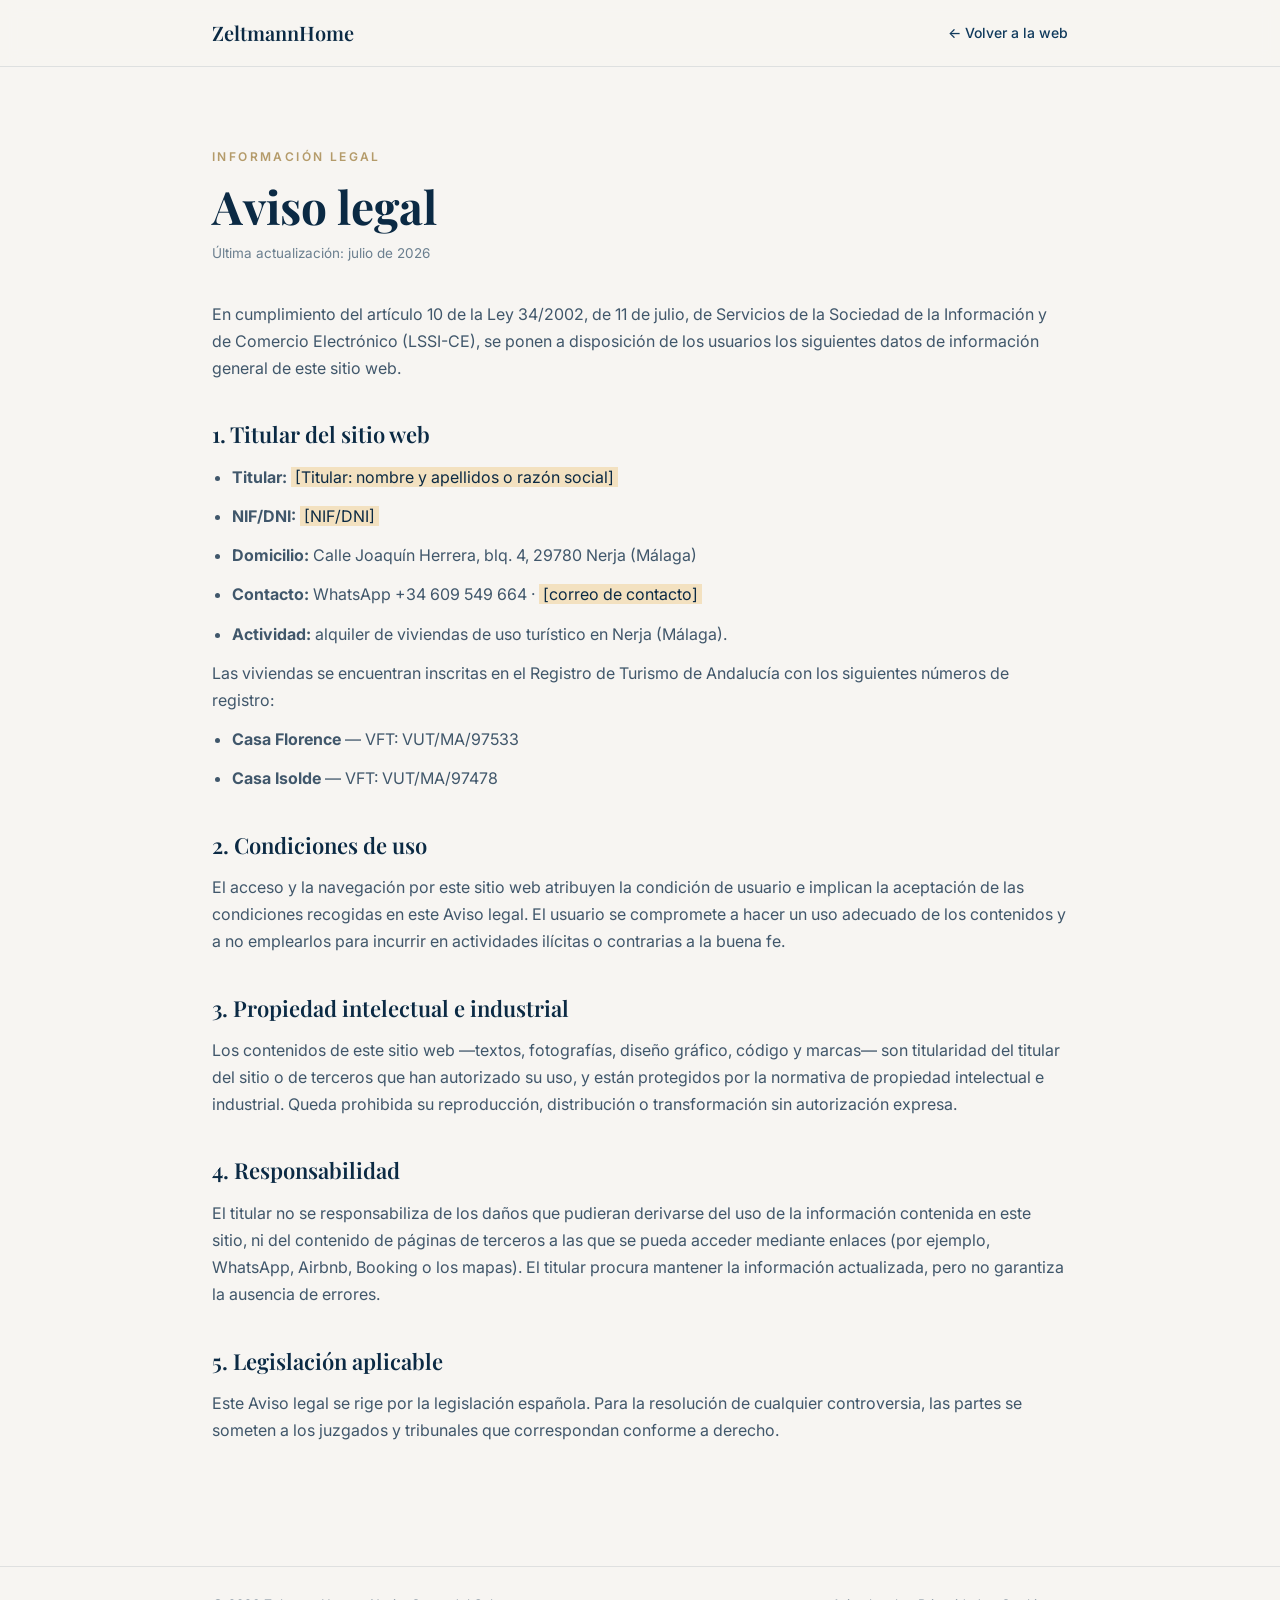
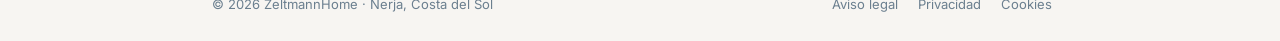
<file: aviso-legal.html>
<!DOCTYPE html>
<html lang="es">
<head>
<meta charset="utf-8">
<meta name="viewport" content="width=device-width,initial-scale=1">
<title>Aviso legal · ZeltmannHome</title>
<meta name="robots" content="index,follow">
<link rel="preconnect" href="https://fonts.googleapis.com">
<link rel="preconnect" href="https://fonts.gstatic.com" crossorigin>
<link href="https://fonts.googleapis.com/css2?family=Playfair+Display:wght@600;700&family=Inter:wght@400;500;600&display=swap" rel="stylesheet">
<style>
  :root{--navy:#0B2A44;--navy2:#103A5C;--sand:#DCC8A1;--sanddark:#C9B488;--bg:#F7F5F2;--ink:#40576B}
  *{margin:0;padding:0;box-sizing:border-box}
  body{font-family:Inter,system-ui,-apple-system,sans-serif;background:var(--bg);color:var(--navy);line-height:1.7}
  header{position:sticky;top:0;background:rgba(247,245,242,.86);backdrop-filter:blur(8px);border-bottom:1px solid rgba(11,42,68,.1)}
  .bar{max-width:900px;margin:0 auto;padding:16px 22px;display:flex;align-items:center;justify-content:space-between}
  .brand{font-family:'Playfair Display',serif;font-weight:600;font-size:20px;color:var(--navy);text-decoration:none}
  .back{font-size:14px;color:var(--navy2);text-decoration:none;font-weight:500}
  main{max-width:900px;margin:0 auto;padding:clamp(40px,7vw,80px) 22px 60px}
  .kicker{font-size:12px;font-weight:600;letter-spacing:.2em;text-transform:uppercase;color:#B49B6A;margin-bottom:14px}
  h1{font-family:'Playfair Display',serif;font-weight:700;font-size:clamp(32px,5vw,46px);line-height:1.1;color:var(--navy);margin-bottom:10px}
  .updated{font-size:13.5px;color:#6B7F8F;margin-bottom:36px}
  h2{font-family:'Playfair Display',serif;font-weight:600;font-size:22px;color:var(--navy);margin:34px 0 10px}
  p,li{font-size:16px;color:var(--ink);margin-bottom:12px}
  ul{padding-left:20px;margin-bottom:12px}
  a{color:var(--navy2)}
  table{border-collapse:collapse;width:100%;margin:12px 0;font-size:14.5px}
  th,td{border:1px solid rgba(11,42,68,.15);padding:8px 10px;text-align:left;vertical-align:top}
  th{background:rgba(220,200,161,.25)}
  footer{border-top:1px solid rgba(11,42,68,.1);margin-top:50px}
  .foot{max-width:900px;margin:0 auto;padding:26px 22px;font-size:13px;color:#6B7F8F;display:flex;flex-wrap:wrap;gap:16px;justify-content:space-between}
  .foot a{color:#6B7F8F;text-decoration:none;margin-right:16px}
</style>
</head>
<body>
<header><div class="bar">
  <a class="brand" href="index.html">ZeltmannHome</a>
  <a class="back" href="index.html">← Volver a la web</a>
</div></header>
<main>

  <div class="kicker">Información legal</div>
  <h1>Aviso legal</h1>
  <p class="updated">Última actualización: julio de 2026</p>

  <p>En cumplimiento del artículo 10 de la Ley 34/2002, de 11 de julio, de Servicios de la Sociedad de la Información y de Comercio Electrónico (LSSI-CE), se ponen a disposición de los usuarios los siguientes datos de información general de este sitio web.</p>

  <h2>1. Titular del sitio web</h2>
  <ul>
    <li><strong>Titular:</strong> <mark style="background:#F3E1C0;color:#0B2A44;padding:0 4px">[Titular: nombre y apellidos o razón social]</mark></li>
    <li><strong>NIF/DNI:</strong> <mark style="background:#F3E1C0;color:#0B2A44;padding:0 4px">[NIF/DNI]</mark></li>
    <li><strong>Domicilio:</strong> Calle Joaquín Herrera, blq. 4, 29780 Nerja (Málaga)</li>
    <li><strong>Contacto:</strong> WhatsApp +34 609 549 664 · <mark style="background:#F3E1C0;color:#0B2A44;padding:0 4px">[correo de contacto]</mark></li>
    <li><strong>Actividad:</strong> alquiler de viviendas de uso turístico en Nerja (Málaga).</li>
  </ul>
  <p>Las viviendas se encuentran inscritas en el Registro de Turismo de Andalucía con los siguientes números de registro:</p>
  <ul>
    <li><strong>Casa Florence</strong> — VFT: VUT/MA/97533</li>
    <li><strong>Casa Isolde</strong> — VFT: VUT/MA/97478</li>
  </ul>

  <h2>2. Condiciones de uso</h2>
  <p>El acceso y la navegación por este sitio web atribuyen la condición de usuario e implican la aceptación de las condiciones recogidas en este Aviso legal. El usuario se compromete a hacer un uso adecuado de los contenidos y a no emplearlos para incurrir en actividades ilícitas o contrarias a la buena fe.</p>

  <h2>3. Propiedad intelectual e industrial</h2>
  <p>Los contenidos de este sitio web —textos, fotografías, diseño gráfico, código y marcas— son titularidad del titular del sitio o de terceros que han autorizado su uso, y están protegidos por la normativa de propiedad intelectual e industrial. Queda prohibida su reproducción, distribución o transformación sin autorización expresa.</p>

  <h2>4. Responsabilidad</h2>
  <p>El titular no se responsabiliza de los daños que pudieran derivarse del uso de la información contenida en este sitio, ni del contenido de páginas de terceros a las que se pueda acceder mediante enlaces (por ejemplo, WhatsApp, Airbnb, Booking o los mapas). El titular procura mantener la información actualizada, pero no garantiza la ausencia de errores.</p>

  <h2>5. Legislación aplicable</h2>
  <p>Este Aviso legal se rige por la legislación española. Para la resolución de cualquier controversia, las partes se someten a los juzgados y tribunales que correspondan conforme a derecho.</p>

</main>
<footer><div class="foot">
  <span>© 2026 ZeltmannHome · Nerja, Costa del Sol</span>
  <span>
    <a href="aviso-legal.html">Aviso legal</a>
    <a href="privacidad.html">Privacidad</a>
    <a href="cookies.html">Cookies</a>
  </span>
</div></footer>
</body>
</html>
</file>
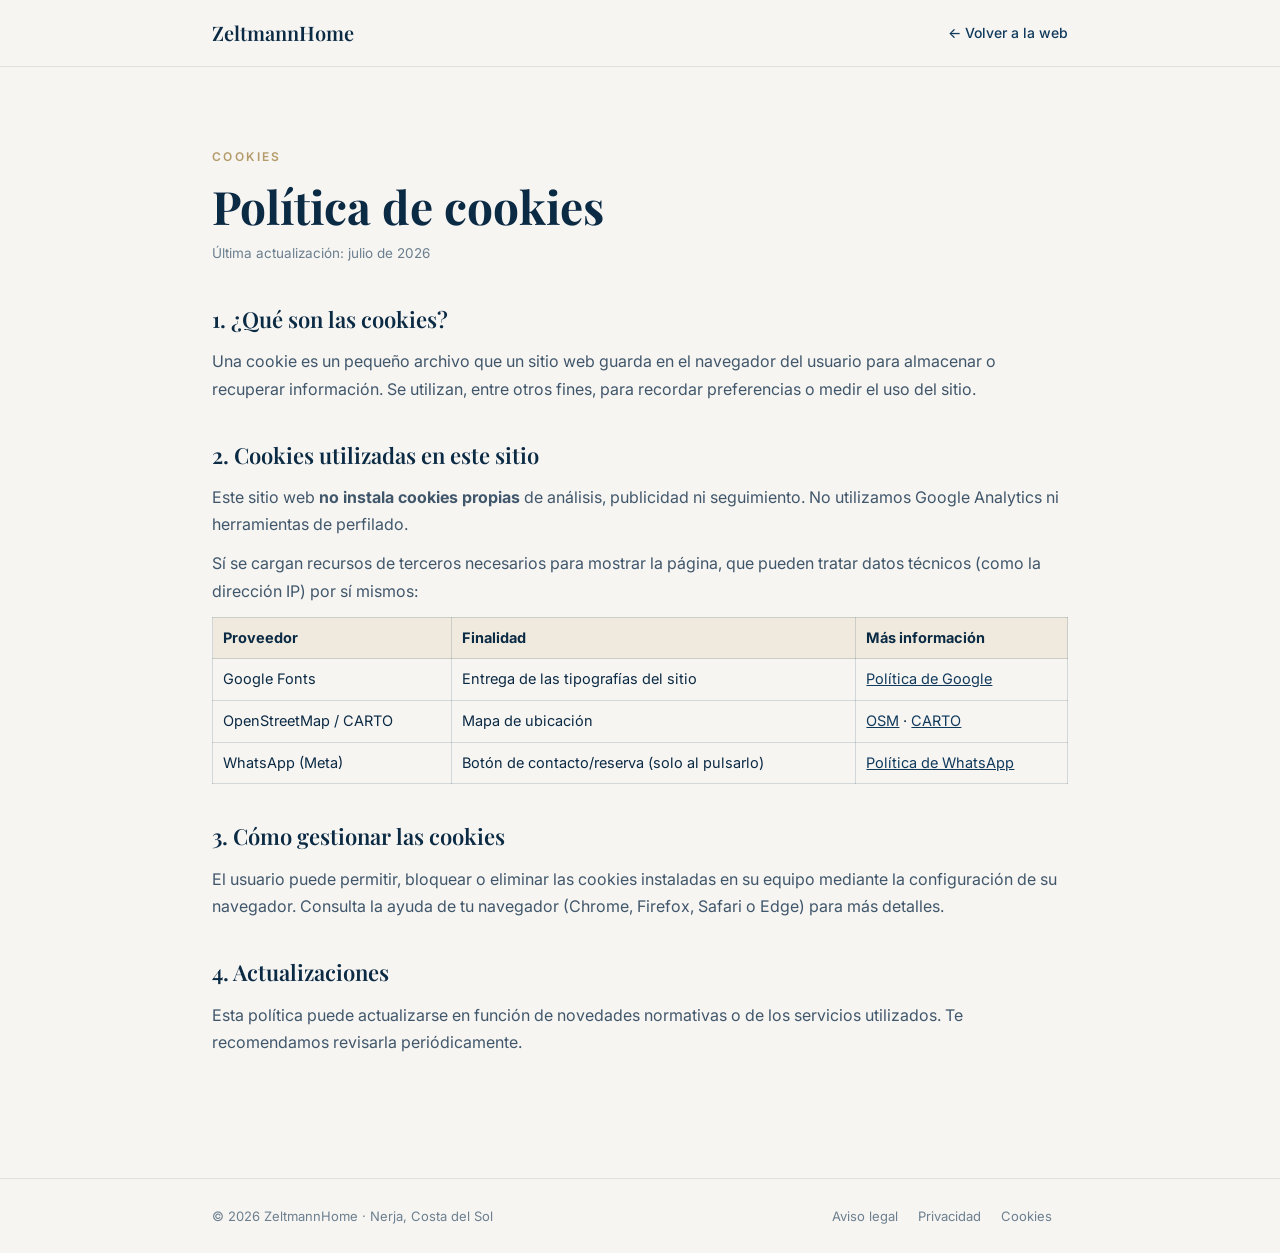
<file: cookies.html>
<!DOCTYPE html>
<html lang="es">
<head>
<meta charset="utf-8">
<meta name="viewport" content="width=device-width,initial-scale=1">
<title>Política de cookies · ZeltmannHome</title>
<meta name="robots" content="index,follow">
<link rel="preconnect" href="https://fonts.googleapis.com">
<link rel="preconnect" href="https://fonts.gstatic.com" crossorigin>
<link href="https://fonts.googleapis.com/css2?family=Playfair+Display:wght@600;700&family=Inter:wght@400;500;600&display=swap" rel="stylesheet">
<style>
  :root{--navy:#0B2A44;--navy2:#103A5C;--sand:#DCC8A1;--sanddark:#C9B488;--bg:#F7F5F2;--ink:#40576B}
  *{margin:0;padding:0;box-sizing:border-box}
  body{font-family:Inter,system-ui,-apple-system,sans-serif;background:var(--bg);color:var(--navy);line-height:1.7}
  header{position:sticky;top:0;background:rgba(247,245,242,.86);backdrop-filter:blur(8px);border-bottom:1px solid rgba(11,42,68,.1)}
  .bar{max-width:900px;margin:0 auto;padding:16px 22px;display:flex;align-items:center;justify-content:space-between}
  .brand{font-family:'Playfair Display',serif;font-weight:600;font-size:20px;color:var(--navy);text-decoration:none}
  .back{font-size:14px;color:var(--navy2);text-decoration:none;font-weight:500}
  main{max-width:900px;margin:0 auto;padding:clamp(40px,7vw,80px) 22px 60px}
  .kicker{font-size:12px;font-weight:600;letter-spacing:.2em;text-transform:uppercase;color:#B49B6A;margin-bottom:14px}
  h1{font-family:'Playfair Display',serif;font-weight:700;font-size:clamp(32px,5vw,46px);line-height:1.1;color:var(--navy);margin-bottom:10px}
  .updated{font-size:13.5px;color:#6B7F8F;margin-bottom:36px}
  h2{font-family:'Playfair Display',serif;font-weight:600;font-size:22px;color:var(--navy);margin:34px 0 10px}
  p,li{font-size:16px;color:var(--ink);margin-bottom:12px}
  ul{padding-left:20px;margin-bottom:12px}
  a{color:var(--navy2)}
  table{border-collapse:collapse;width:100%;margin:12px 0;font-size:14.5px}
  th,td{border:1px solid rgba(11,42,68,.15);padding:8px 10px;text-align:left;vertical-align:top}
  th{background:rgba(220,200,161,.25)}
  footer{border-top:1px solid rgba(11,42,68,.1);margin-top:50px}
  .foot{max-width:900px;margin:0 auto;padding:26px 22px;font-size:13px;color:#6B7F8F;display:flex;flex-wrap:wrap;gap:16px;justify-content:space-between}
  .foot a{color:#6B7F8F;text-decoration:none;margin-right:16px}
</style>
</head>
<body>
<header><div class="bar">
  <a class="brand" href="index.html">ZeltmannHome</a>
  <a class="back" href="index.html">← Volver a la web</a>
</div></header>
<main>

  <div class="kicker">Cookies</div>
  <h1>Política de cookies</h1>
  <p class="updated">Última actualización: julio de 2026</p>

  <h2>1. ¿Qué son las cookies?</h2>
  <p>Una cookie es un pequeño archivo que un sitio web guarda en el navegador del usuario para almacenar o recuperar información. Se utilizan, entre otros fines, para recordar preferencias o medir el uso del sitio.</p>

  <h2>2. Cookies utilizadas en este sitio</h2>
  <p>Este sitio web <strong>no instala cookies propias</strong> de análisis, publicidad ni seguimiento. No utilizamos Google Analytics ni herramientas de perfilado.</p>
  <p>Sí se cargan recursos de terceros necesarios para mostrar la página, que pueden tratar datos técnicos (como la dirección IP) por sí mismos:</p>
  <table>
    <tr><th>Proveedor</th><th>Finalidad</th><th>Más información</th></tr>
    <tr><td>Google Fonts</td><td>Entrega de las tipografías del sitio</td><td><a href="https://policies.google.com/privacy" target="_blank" rel="noopener">Política de Google</a></td></tr>
    <tr><td>OpenStreetMap / CARTO</td><td>Mapa de ubicación</td><td><a href="https://openstreetmap.org/copyright" target="_blank" rel="noopener">OSM</a> · <a href="https://carto.com/privacy/" target="_blank" rel="noopener">CARTO</a></td></tr>
    <tr><td>WhatsApp (Meta)</td><td>Botón de contacto/reserva (solo al pulsarlo)</td><td><a href="https://www.whatsapp.com/legal/privacy-policy" target="_blank" rel="noopener">Política de WhatsApp</a></td></tr>
  </table>

  <h2>3. Cómo gestionar las cookies</h2>
  <p>El usuario puede permitir, bloquear o eliminar las cookies instaladas en su equipo mediante la configuración de su navegador. Consulta la ayuda de tu navegador (Chrome, Firefox, Safari o Edge) para más detalles.</p>

  <h2>4. Actualizaciones</h2>
  <p>Esta política puede actualizarse en función de novedades normativas o de los servicios utilizados. Te recomendamos revisarla periódicamente.</p>

</main>
<footer><div class="foot">
  <span>© 2026 ZeltmannHome · Nerja, Costa del Sol</span>
  <span>
    <a href="aviso-legal.html">Aviso legal</a>
    <a href="privacidad.html">Privacidad</a>
    <a href="cookies.html">Cookies</a>
  </span>
</div></footer>
</body>
</html>
</file>
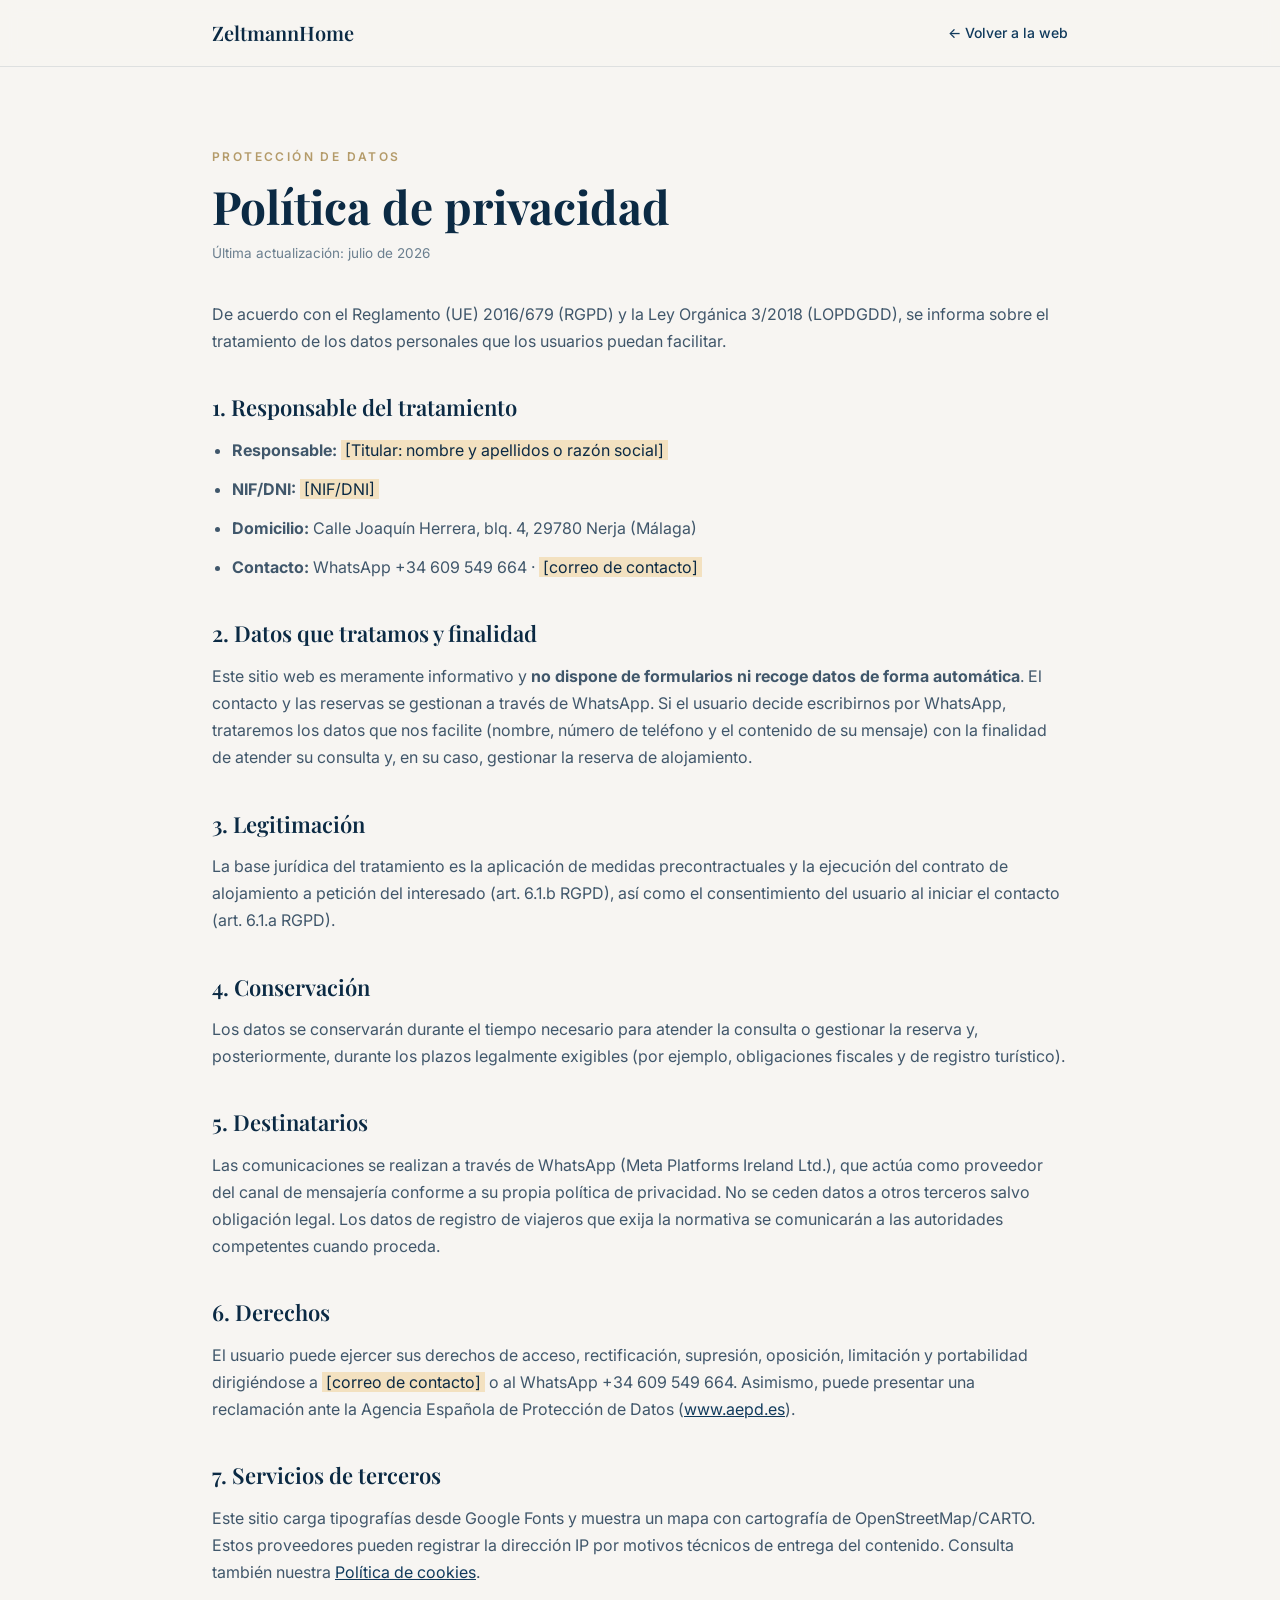
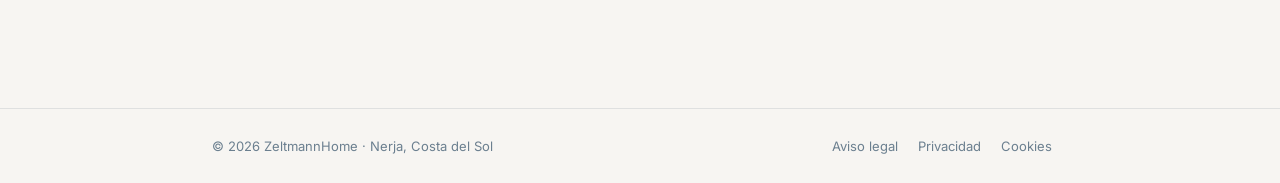
<file: privacidad.html>
<!DOCTYPE html>
<html lang="es">
<head>
<meta charset="utf-8">
<meta name="viewport" content="width=device-width,initial-scale=1">
<title>Política de privacidad · ZeltmannHome</title>
<meta name="robots" content="index,follow">
<link rel="preconnect" href="https://fonts.googleapis.com">
<link rel="preconnect" href="https://fonts.gstatic.com" crossorigin>
<link href="https://fonts.googleapis.com/css2?family=Playfair+Display:wght@600;700&family=Inter:wght@400;500;600&display=swap" rel="stylesheet">
<style>
  :root{--navy:#0B2A44;--navy2:#103A5C;--sand:#DCC8A1;--sanddark:#C9B488;--bg:#F7F5F2;--ink:#40576B}
  *{margin:0;padding:0;box-sizing:border-box}
  body{font-family:Inter,system-ui,-apple-system,sans-serif;background:var(--bg);color:var(--navy);line-height:1.7}
  header{position:sticky;top:0;background:rgba(247,245,242,.86);backdrop-filter:blur(8px);border-bottom:1px solid rgba(11,42,68,.1)}
  .bar{max-width:900px;margin:0 auto;padding:16px 22px;display:flex;align-items:center;justify-content:space-between}
  .brand{font-family:'Playfair Display',serif;font-weight:600;font-size:20px;color:var(--navy);text-decoration:none}
  .back{font-size:14px;color:var(--navy2);text-decoration:none;font-weight:500}
  main{max-width:900px;margin:0 auto;padding:clamp(40px,7vw,80px) 22px 60px}
  .kicker{font-size:12px;font-weight:600;letter-spacing:.2em;text-transform:uppercase;color:#B49B6A;margin-bottom:14px}
  h1{font-family:'Playfair Display',serif;font-weight:700;font-size:clamp(32px,5vw,46px);line-height:1.1;color:var(--navy);margin-bottom:10px}
  .updated{font-size:13.5px;color:#6B7F8F;margin-bottom:36px}
  h2{font-family:'Playfair Display',serif;font-weight:600;font-size:22px;color:var(--navy);margin:34px 0 10px}
  p,li{font-size:16px;color:var(--ink);margin-bottom:12px}
  ul{padding-left:20px;margin-bottom:12px}
  a{color:var(--navy2)}
  table{border-collapse:collapse;width:100%;margin:12px 0;font-size:14.5px}
  th,td{border:1px solid rgba(11,42,68,.15);padding:8px 10px;text-align:left;vertical-align:top}
  th{background:rgba(220,200,161,.25)}
  footer{border-top:1px solid rgba(11,42,68,.1);margin-top:50px}
  .foot{max-width:900px;margin:0 auto;padding:26px 22px;font-size:13px;color:#6B7F8F;display:flex;flex-wrap:wrap;gap:16px;justify-content:space-between}
  .foot a{color:#6B7F8F;text-decoration:none;margin-right:16px}
</style>
</head>
<body>
<header><div class="bar">
  <a class="brand" href="index.html">ZeltmannHome</a>
  <a class="back" href="index.html">← Volver a la web</a>
</div></header>
<main>

  <div class="kicker">Protección de datos</div>
  <h1>Política de privacidad</h1>
  <p class="updated">Última actualización: julio de 2026</p>

  <p>De acuerdo con el Reglamento (UE) 2016/679 (RGPD) y la Ley Orgánica 3/2018 (LOPDGDD), se informa sobre el tratamiento de los datos personales que los usuarios puedan facilitar.</p>

  <h2>1. Responsable del tratamiento</h2>
  <ul>
    <li><strong>Responsable:</strong> <mark style="background:#F3E1C0;color:#0B2A44;padding:0 4px">[Titular: nombre y apellidos o razón social]</mark></li>
    <li><strong>NIF/DNI:</strong> <mark style="background:#F3E1C0;color:#0B2A44;padding:0 4px">[NIF/DNI]</mark></li>
    <li><strong>Domicilio:</strong> Calle Joaquín Herrera, blq. 4, 29780 Nerja (Málaga)</li>
    <li><strong>Contacto:</strong> WhatsApp +34 609 549 664 · <mark style="background:#F3E1C0;color:#0B2A44;padding:0 4px">[correo de contacto]</mark></li>
  </ul>

  <h2>2. Datos que tratamos y finalidad</h2>
  <p>Este sitio web es meramente informativo y <strong>no dispone de formularios ni recoge datos de forma automática</strong>. El contacto y las reservas se gestionan a través de WhatsApp. Si el usuario decide escribirnos por WhatsApp, trataremos los datos que nos facilite (nombre, número de teléfono y el contenido de su mensaje) con la finalidad de atender su consulta y, en su caso, gestionar la reserva de alojamiento.</p>

  <h2>3. Legitimación</h2>
  <p>La base jurídica del tratamiento es la aplicación de medidas precontractuales y la ejecución del contrato de alojamiento a petición del interesado (art. 6.1.b RGPD), así como el consentimiento del usuario al iniciar el contacto (art. 6.1.a RGPD).</p>

  <h2>4. Conservación</h2>
  <p>Los datos se conservarán durante el tiempo necesario para atender la consulta o gestionar la reserva y, posteriormente, durante los plazos legalmente exigibles (por ejemplo, obligaciones fiscales y de registro turístico).</p>

  <h2>5. Destinatarios</h2>
  <p>Las comunicaciones se realizan a través de WhatsApp (Meta Platforms Ireland Ltd.), que actúa como proveedor del canal de mensajería conforme a su propia política de privacidad. No se ceden datos a otros terceros salvo obligación legal. Los datos de registro de viajeros que exija la normativa se comunicarán a las autoridades competentes cuando proceda.</p>

  <h2>6. Derechos</h2>
  <p>El usuario puede ejercer sus derechos de acceso, rectificación, supresión, oposición, limitación y portabilidad dirigiéndose a <mark style="background:#F3E1C0;color:#0B2A44;padding:0 4px">[correo de contacto]</mark> o al WhatsApp +34 609 549 664. Asimismo, puede presentar una reclamación ante la Agencia Española de Protección de Datos (<a href="https://www.aepd.es" target="_blank" rel="noopener">www.aepd.es</a>).</p>

  <h2>7. Servicios de terceros</h2>
  <p>Este sitio carga tipografías desde Google Fonts y muestra un mapa con cartografía de OpenStreetMap/CARTO. Estos proveedores pueden registrar la dirección IP por motivos técnicos de entrega del contenido. Consulta también nuestra <a href="cookies.html">Política de cookies</a>.</p>

</main>
<footer><div class="foot">
  <span>© 2026 ZeltmannHome · Nerja, Costa del Sol</span>
  <span>
    <a href="aviso-legal.html">Aviso legal</a>
    <a href="privacidad.html">Privacidad</a>
    <a href="cookies.html">Cookies</a>
  </span>
</div></footer>
</body>
</html>
</file>
